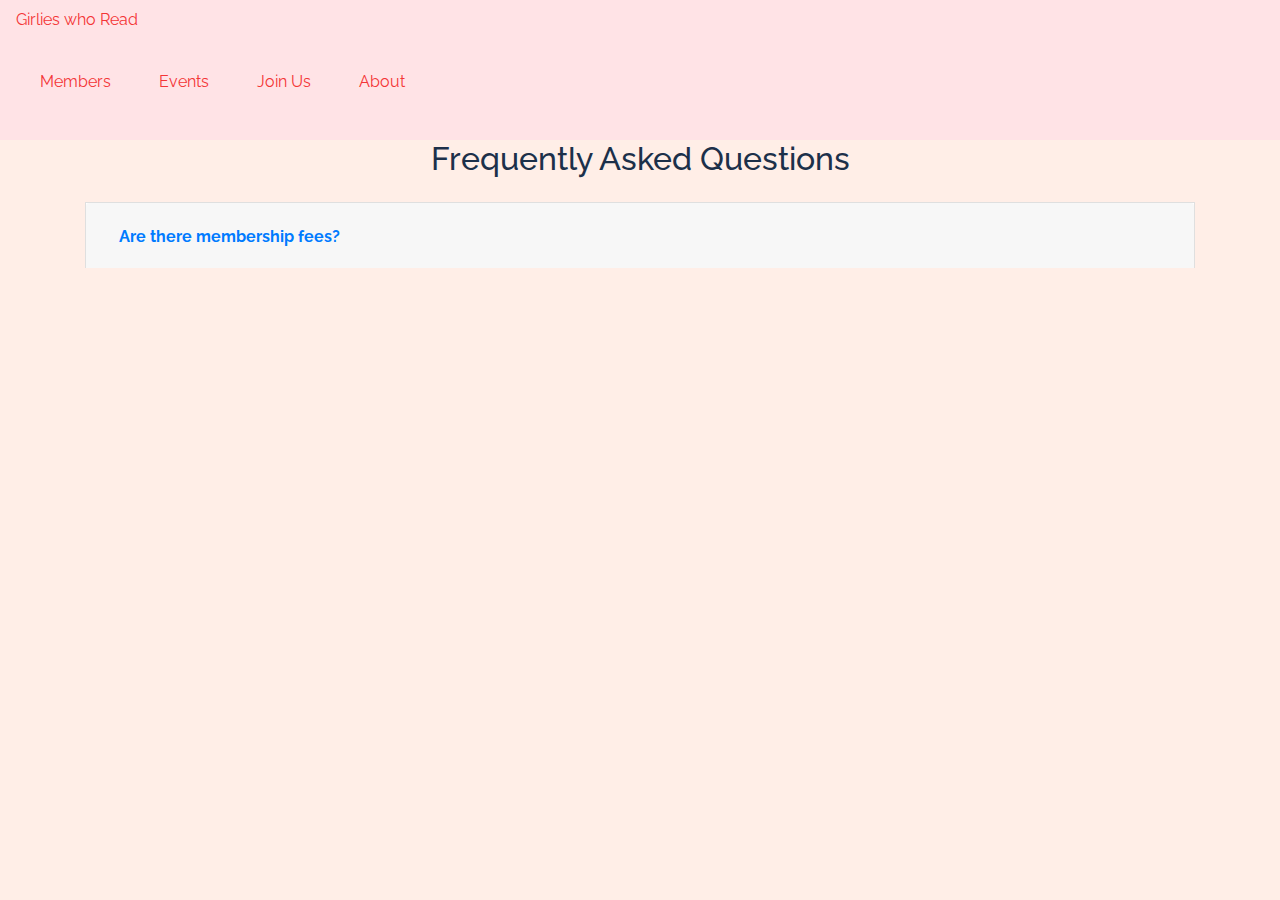
<file: about.html>
<!DOCTYPE html>
<html lang="en">
<head>
    <meta charset="UTF-8">
    <meta http-equiv="X-UA-Compatible" content="IE=edge">
    <meta name="viewport" content="width=device-width, initial-scale=1.0">
    <link rel="stylesheet" href="https://cdn.jsdelivr.net/npm/bootstrap@4.3.1/dist/css/bootstrap.min.css" integrity="sha384-ggOyR0iXCbMQv3Xipma34MD+dH/1fQ784/j6cY/iJTQUOhcWr7x9JvoRxT2MZw1T" crossorigin="anonymous">
    <link rel="stylesheet" href ="styles/main.css">
    <link rel="stylesheet" href ="styles/about.css">
    <title>Girles who Read</title>
    

</head>
<body>
     <!--Nav bar   -->
    <nav class="navbar navbar-expand-lg">
        <div class="faq-container">
            <a href="index.html"navbar-brand">Girlies who Read</a>

            <button class="navbar-toggler" type="button" data-toggle="collapse" data-target="#navmenu">
                <span class="navbar-toggler-icon"></span>
            </button>

             <div class="collapse navbar-collapse" id="navmenu">
                <ul class="navbar-nav ms-auto">                    
                    <li class="nav-item">
                        <a href="members.html" class="nav-link">Members</a>
                    </li>
                    <li class="nav-item">
                        <a href="events.html" class="nav-link">Events</a>
                    </li>
                    <li class="nav-item">
                        <a href="join.html" class="nav-link">Join Us</a>
                    </li>
                    <li class="nav-item">
                        <a href="about.html" class="nav-link">About</a>
                    </li>
                </ul>
    

            </div>
        </div>   
    </nav>
<!-- FAQ  -->
    <section id="faqs">
        <div class="container">
             <h2 class="text-center mb-4">
                Frequently Asked Questions 
             </h2>
             <div class="accordion" id="accordionExample">
                <div class="card">
                  <div class="card-header" id="headingOne">
                    <h2 class="mb-0">
                      <button class="btn btn-link" type="button" data-toggle="collapse" data-target="#collapseOne" aria-expanded="true" aria-controls="collapseOne">
                        Are there membership fees?
                      </button>
                    </h2>
                  </div>
              
                  <div id="collapseOne" class="collapse" aria-labelledby="headingOne" data-parent="#accordionExample">
                    <div class="card-body">
                      There are no fees to become a member. Some of our events will incur a fee which will be clearly stated when advertised. 
                    </div>
                  </div>
                </div>
                
                
        </div>
        




    </section>


 
    <script src="js/about.js"></script>
    <script src="https://code.jquery.com/jquery-3.3.1.slim.min.js" integrity="sha384-q8i/X+965DzO0rT7abK41JStQIAqVgRVzpbzo5smXKp4YfRvH+8abtTE1Pi6jizo" crossorigin="anonymous"></script>
<script src="https://cdn.jsdelivr.net/npm/popper.js@1.14.7/dist/umd/popper.min.js" integrity="sha384-UO2eT0CpHqdSJQ6hJty5KVphtPhzWj9WO1clHTMGa3JDZwrnQq4sF86dIHNDz0W1" crossorigin="anonymous"></script>
<script src="https://cdn.jsdelivr.net/npm/bootstrap@4.3.1/dist/js/bootstrap.min.js" integrity="sha384-JjSmVgyd0p3pXB1rRibZUAYoIIy6OrQ6VrjIEaFf/nJGzIxFDsf4x0xIM+B07jRM" crossorigin="anonymous"></script>
</body>
</html>
</file>
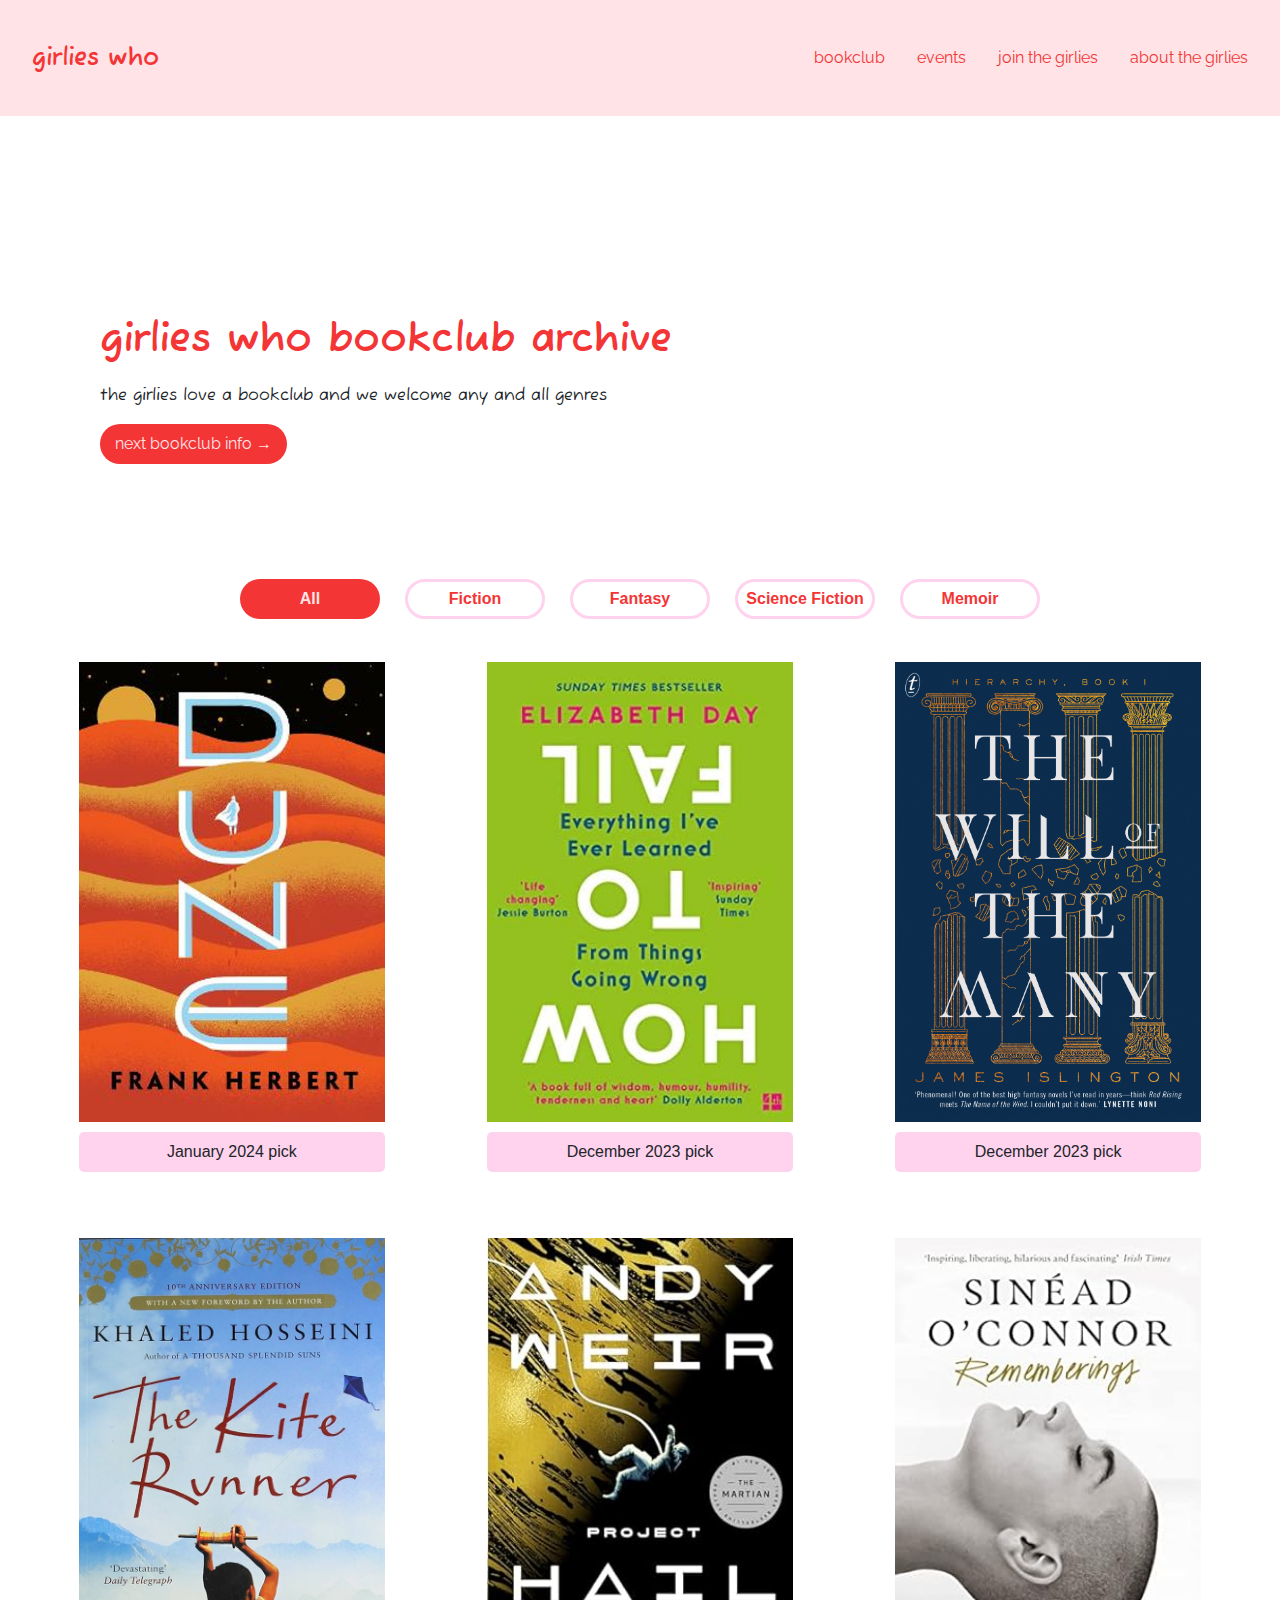
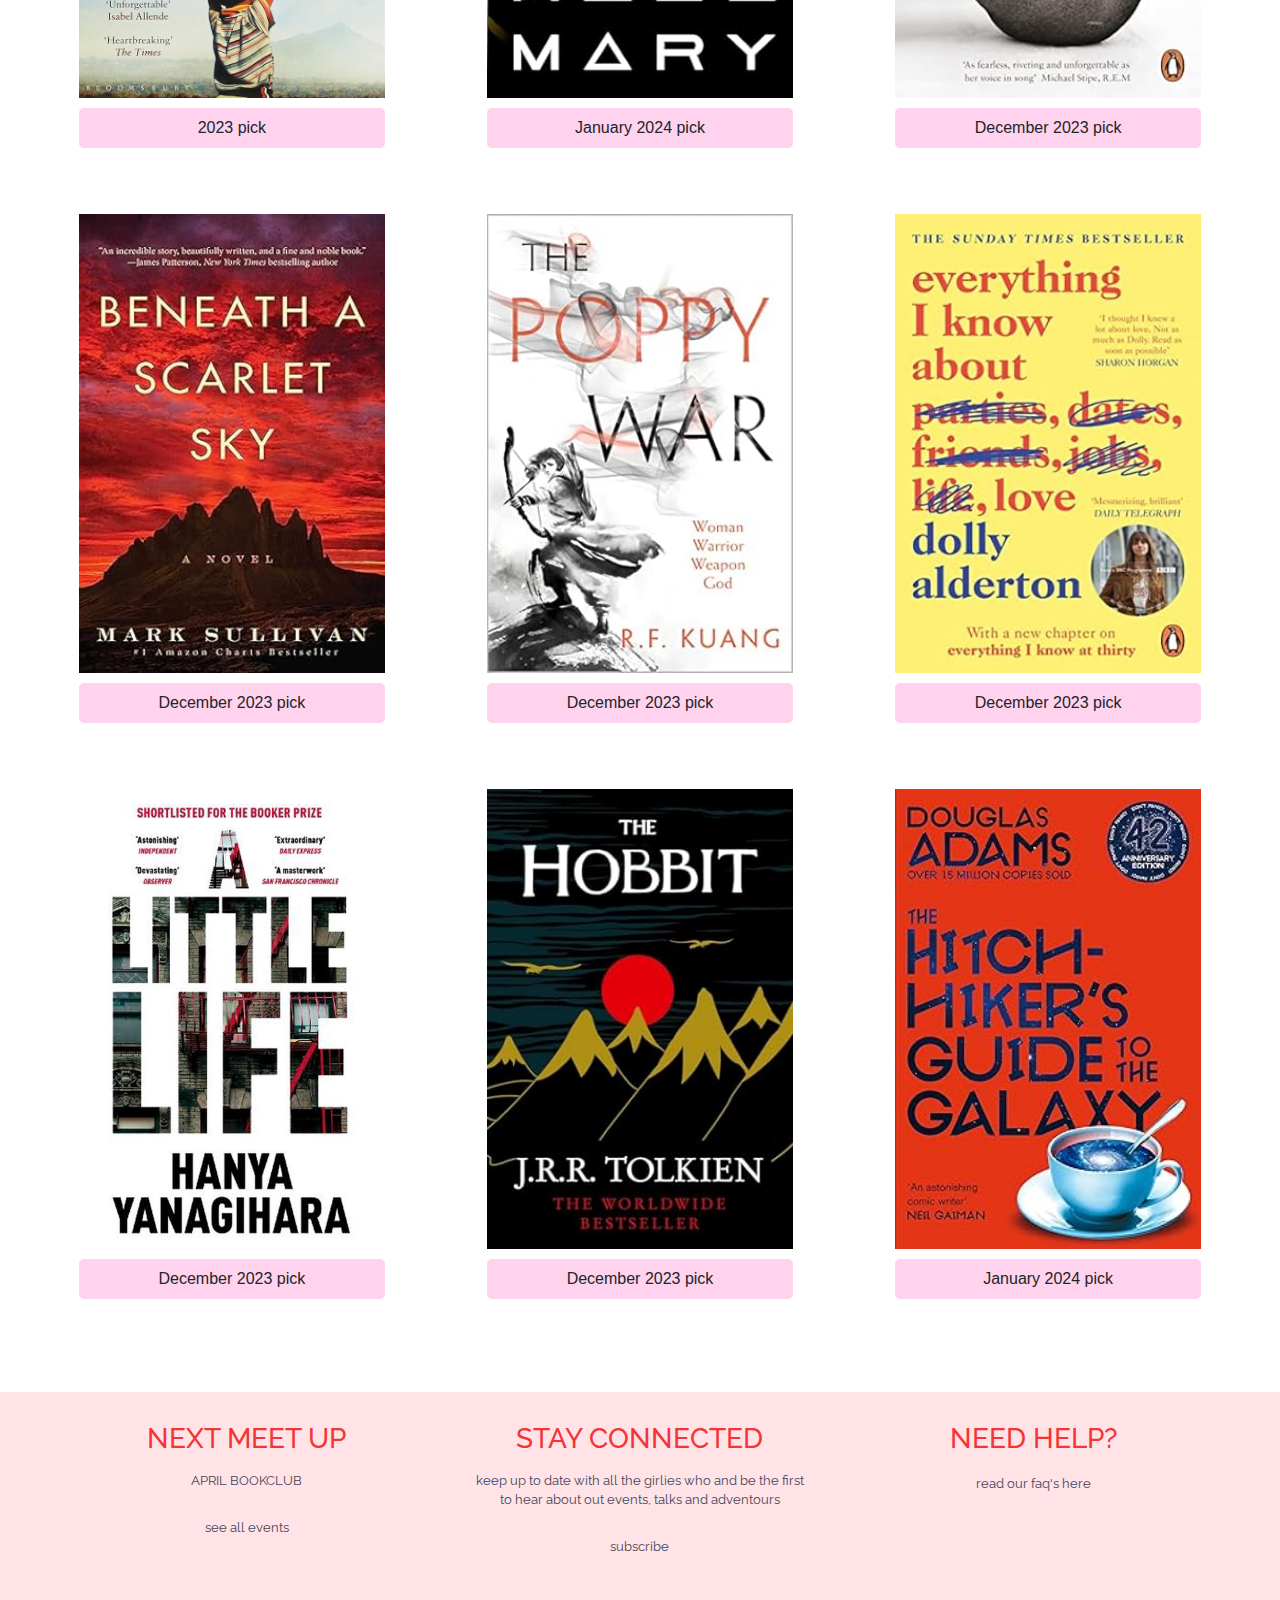
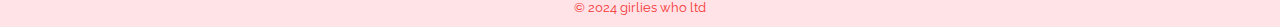
<file: books.html>
<!DOCTYPE html>
<html lang="en">
<head>
    <meta charset="UTF-8">
    <meta http-equiv="X-UA-Compatible" content="IE=edge">
    <meta name="viewport" content="width=device-width, initial-scale=1.0">

    <!-- Bootstrap -->
    <link rel="stylesheet" href="https://cdn.jsdelivr.net/npm/bootstrap@4.3.1/dist/css/bootstrap.min.css" integrity="sha384-ggOyR0iXCbMQv3Xipma34MD+dH/1fQ784/j6cY/iJTQUOhcWr7x9JvoRxT2MZw1T" crossorigin="anonymous">
    <!-- Custom Stylesheets -->
    <link rel="stylesheet" href ="styles/main.css">
    <link rel="stylesheet" href ="styles/books.css">

    <title>Girles who Read</title>
    

</head>
<body>
    <nav class="navbar">
        <ul >      
            <li class="nav-logo"><a href="index.html">girlies who</a> </li>   
            <li class="nav-toggle"><i class="gg-menu"></i></li> 
            <li class="nav-link"><a href="books.html">bookclub</a></li>
            <li class="nav-link"><a href="events.html">events</a></li>
            <li class="nav-link"><a href="join.html">join the girlies</a></li>
            <li class="nav-link"><a href="about.html">about the girlies</a></li>          
           
        </ul>


    </nav>
    <main>
        <div class="books-description">
            <h1> girlies who bookclub archive</h1>
            <p> the girlies love a bookclub and we welcome any and all genres </p>
            <button id="next" href="events.html">next bookclub info  &#8594;</button>

        </div>
        <div class="book-gallery-container">
            <!-- Genre filter buttons -->
            <div id="filter-buttons">
                <button data-filter = "all" class="active genre">All</button>
                <button data-filter = "fic" class = "genre">Fiction</button>
                <button data-filter = "fantasy" class = "genre">Fantasy</button>
                <button data-filter = "scifi" class = "genre">Science Fiction</button>
                <button data-filter = "mem" class = "genre">Memoir</button>
           
            </div>
            <!-- Book image cards -->

            
            <div class="book-gallery">
                
                <div class="book" data-name="scifi">
                    <img src="img/dune.jpg" alt="Dune Book Cover">
                    <div class="month">January 2024 pick</div>
                </div>
      
                <div class="book" data-name="mem">
                    <img src="img/howtofail.jpg" alt="How to Fail Book Cover">
                    <div class="month">December 2023 pick</div>
                </div>
                <div class="book" data-name="fantasy">
                    <img src="img/will.jpg" alt="The Will of the Many Book Cover">
                    <div class="month">December 2023 pick</div>
                </div>
                <div class="book" data-name="fic">
                    <img src="img/kite.jpg" alt="Kite Runner Book Cover">
                    <div class="month"> 2023 pick</div>
                </div>
                <div class="book" data-name="scifi">
                    <img src="img/hailmary.jpg" alt="Project Hail Mary Book Cover">
                    <div class="month">January 2024 pick</div>
                </div>                
                <div class="book" data-name="mem">
                    <img src="img/rememberings.jpg" alt="Rememberings Book Cover">
                    <div class="month">December 2023 pick</div>
                </div>
                <div class="book" data-name="fic">
                    <img src="img/scarlet.jpg" alt="Beneath A Scarlet Sky Book Cover">
                    <div class="month">December 2023 pick</div>
                </div>
                <div class="book" data-name="fantasy">
                    <img src="img/poppy.jpg" alt="The Poppy War Book Cover">
                    <div class="month">December 2023 pick</div>
                </div>
                <div class="book" data-name="mem">
                    <img src="img/everything.jpg" alt="Everything I Know ABout Love Book Cover">
                    <div class="month">December 2023 pick</div>
                </div>
                <div class="book" data-name="fic">
                    <img src="img/littlelife.jpg" alt="A Little Life Book Cover">
                    <div class="month">December 2023 pick</div>
                </div>
                <div class="book" data-name="fantasy">
                    <img src="img/hobbit.jpg" alt="The Hobbit Book Cover">
                    <div class="month">December 2023 pick</div>
                </div>
                
                
                <div class="book" data-name="scifi">
                    <img src="img/hitchhiker.jpg" alt="The Hitchhiker's Guide to the Galaxy Book Cover">
                    <div class="month">January 2024 pick</div>
                </div>
                
            </div>
            

            
            
         
        </div>




    </main>

    

    <div class="footer">
        <div class="footer-div fd1">
            <h3>
                NEXT MEET UP
            </h3>
            <p>
                APRIL BOOKCLUB 
                
            </p>
            <a href ="events.html">see all events</a>


        </div>
        <div class="footer-div fd2">
            <h3>
                STAY CONNECTED
            </h3>
            <p> keep up to date with all the girlies who and be the first to hear about out events, talks and adventours</p>

            <a href="join.html"> subscribe</a>
            
        </div>
        <div class="footer-div fd3">
            <h3>
                NEED HELP?
            </h3>
            <a href="about.html"> read our faq's here</a>
            
        </div>
        <div class="footer-copyright">
            <span> &copy 2024 girlies who ltd </span>
        </div>



    </div>

<!-- Javascript-->


<script src="js/script.js"></script>
<script src ="js/books.js"></script>
    
</body>
</html>
</file>
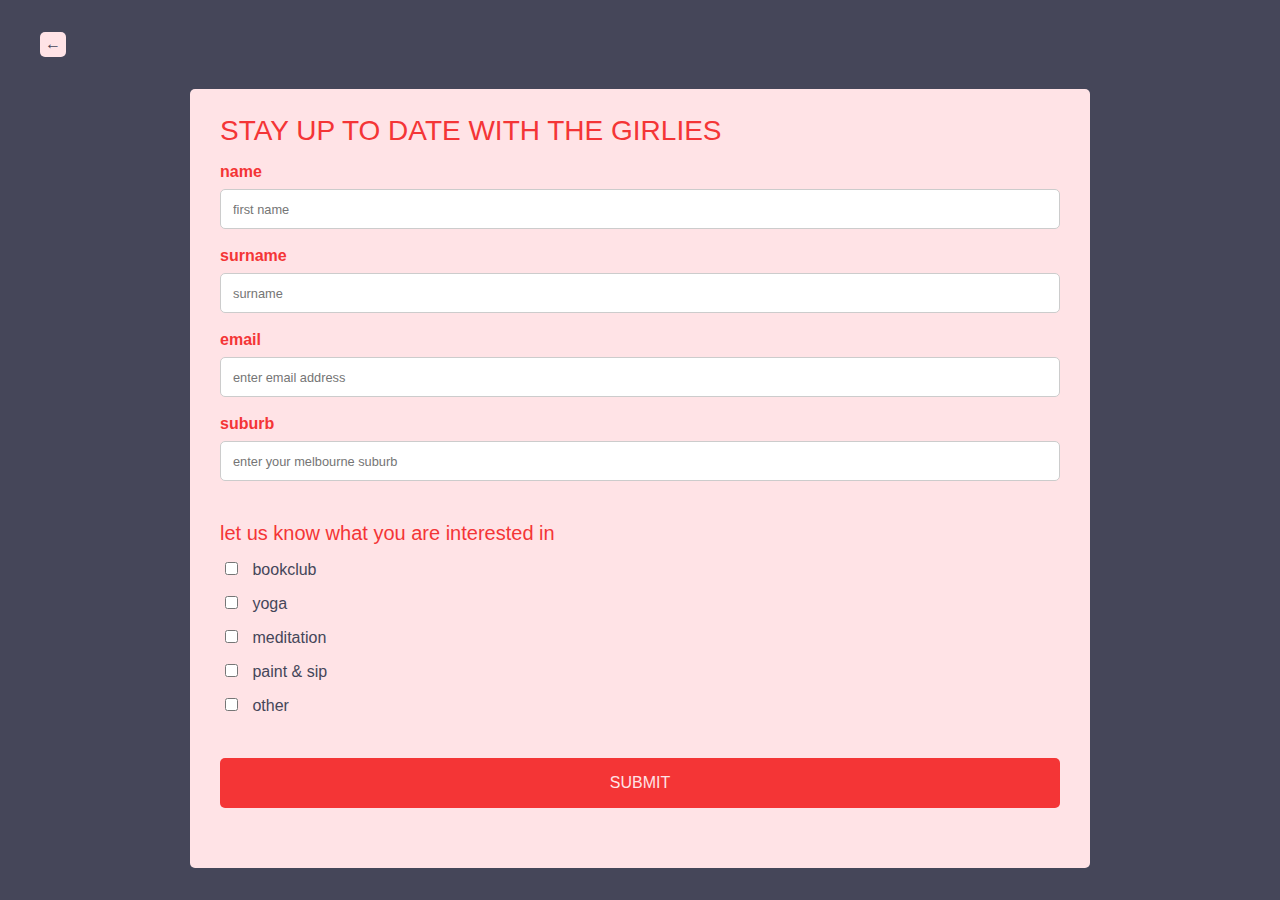
<file: join.html>
<!DOCTYPE html>
<html lang="en">
<head>
    <meta charset="UTF-8">
    <meta http-equiv="X-UA-Compatible" content="IE=edge">
    <meta name="viewport" content="width=device-width, initial-scale=1.0">
    <link rel="stylesheet" href="https://cdn.jsdelivr.net/npm/bootstrap@4.3.1/dist/css/bootstrap.min.css" integrity="sha384-ggOyR0iXCbMQv3Xipma34MD+dH/1fQ784/j6cY/iJTQUOhcWr7x9JvoRxT2MZw1T" crossorigin="anonymous">
    <link rel="stylesheet" href ="styles/main.css">
    <link rel="stylesheet" href ="styles/join.css">
    <title>girlies who</title>
    

</head>
<body>

    <main>
        <button id="backbutton"> &#8592;</button>
        <div class="join-container">        
            <form action ="#"> 
                <div class="title">
                    <h3> STAY UP TO DATE WITH THE GIRLIES</h3>
                           
                </div>
                <div class="input-details">
                    <div class="input-box">
                        <span class="details" id="name">name</span>
                        <input type="text" placeholder="first name" required> 
                     </div>
                    <div class="input-box">
                        <span class="details"> surname</span>
                        <input type="text" placeholder="surname" required> 
                    </div>
                    <div class="input-box">
                        <span class="details">email</span>
                        <input type="text" placeholder="enter email address" required> 
                    </div>
                    <div class="input-box">
                        <span class="details">suburb</span>
                        <input type="text" placeholder="enter your melbourne suburb" required> 
                    </div>
                    
                </div>
                <div class="interest-details">
                    <div>
                        <span> <h5>let us know what you are interested in </h5> </span>
                    </div>
                    <div class="checkbox">
                        <input type="checkbox" name ="bookclub"> <span class="interest">bookclub</span>
                    </div>
                    <div class="checkbox">
                        <input type="checkbox" name ="yoga"> <span class="interest">yoga</span>
                    </div>
                    <div class="checkbox">
                        <input type="checkbox" name ="meditation"> <span class="interest">meditation</span>
                    </div>
                    <div class="checkbox">
                        <input type="checkbox" name ="paintsip"> <span class="interest">paint & sip</span>
                    </div>
                    <div class="checkbox">
                        <input type="checkbox" name ="other"> <span class="interest">other</span>
                    </div>


                </div>
                <div class="button"><input type="submit" value ="SUBMIT">  </div>
                
    
            </form>
        </div>
    </main>
  
    <script src="js/join.js"></script>
    
</body>
</html>
</file>
<file: styles/main.css>
@import url('https://fonts.googleapis.com/css2?family=Raleway:ital,wght@0,100..900;1,100..900&display=swap');

@import url('https://fonts.googleapis.com/css2?family=Fuzzy+Bubbles:wght@400;700&display=swap');


:root{
    --brand-color-primary: #F43536;
    --brand-color-pale: #FFE3E6;
    --brand-color-pale2: #ffd2ee;
    --brand-color-text: #454659;
}



*{
    margin:0;
    padding: 0;
    box-sizing: border-box;
    
}

/* NAVBAR STYLING AND LAYOUT */

nav{
    background-color: var(--brand-color-pale);
}

.navbar{
   
    top: 0;
    left: 0;
    width: 100%;
    transition: top 0.3s;
    z-index: 1000; /* Ensure navbar is above other content */
}




.navbar ul{
    height: 100px;
    display: flex;
    width: 100%;
    align-items: center;
    background-color: var(--brand-color-pale);
    color: var(--brand-color-primary);
    margin: 0;
    
}

.navbar li{
    list-style: none;
    padding: 1rem;
    
    
}

.navbar a{
    color: var(--brand-color-primary);
    text-decoration: none;
}


.nav-logo{
    flex: 1;
    font-size: 1.5rem;
    font-family: 'Fuzzy Bubbles';
    font-weight: 1000;
   
}
.nav-toggle{
    display: none;

}

.nav-link{
    font-family: 'Raleway';
}

.nav-link:hover{
    background-color: var(--brand-color-primary);
    border-radius: 2px;

}
.nav-link:hover a{
    padding: 5px 15px;
    color:var(--brand-color-pale);
 
}

@media (max-width: 600px) {
    .navbar ul{
        
        flex-wrap: wrap;

    }
    .nav-toggle{
        display: block;
    }
    .nav-link{
        display: none;
        width: 100%;
        text-align: center;

    }
    .nav-active{
        display: block;
        background-color: white;
     
    }
    
}


/* For when Navbar is toggled to show when scrolling up */
.navbar.show{ 
    top: 0;
    position: fixed;

}
.intro-container{
    margin-top: 100px;
}

/* .intro-container.lower{
    margin-top: 0px;
} */


/*  FOOTER STYLING AND LAYOUT */

.footer{
    display: flex;
    justify-content: space-between;
    flex-wrap: wrap; 
    background-color:var(--brand-color-pale);
    padding: 0 50px;
    margin-top: 50px;
    text-align: center;
    font-family: 'Raleway';

}

.footer-div{
    flex: 1 1 33.33%;
    margin: 0px;
    padding: 30px;
    
   
    
    

}

.footer-div h3{
    color: var(--brand-color-primary);
    margin-bottom: 15px;
    
}

.footer-div p{
    color: var(--brand-color-text);
    margin-bottom: 25px;
    font-size: .8rem;
    
}

.footer-div a{
    font-size: .8rem;
    color: var(--brand-color-text);
}

.footer-div a:hover{
    font-size: .9rem;
    color: var(--brand-color-primary);
}




.footer-copyright{
    width: 100%;
    padding: 10px 0px;
    font-size: .8rem;
    color: var(--brand-color-primary);
}



@media screen and (max-width: 768px) {
    .footer-div {
      flex-basis: 100%; /* Each footer div takes up full width on smaller screens */
    }
  }


/* 
  .fd1{
    background-color: #cc515d;
}

.fd2{
    background-color: rgb(198, 198, 245);
}

.fd3{
    background-color: #cc515d;
} */
</file>
<file: styles/about.css>
*{
    color: #1C304A;
}


body{
    height: 100vh;
    width: 100vw;
    background-color: #FFEEE7;
    color: #1C304A;
    font-family: 'Raleway', sans-serif;
}



.btn-link{

    width: 100%;
    font-weight: bold;
    text-align: left;

}
</file>
<file: styles/books.css>
main{
    min-height: 100vh;
    margin: 0;
    
}

.book-gallery-container{
  
    
    position: relative;
    width: 100%;
    box-sizing: border-box;
    padding: 15px;
}

/* .book-gallery-container button{
  

} */

.books-description{
    
    padding: 100px;
    text-align: center;
    font-family: 'Fuzzy Bubbles';
    margin-top: 100px;
    text-align: left;
    
}

.books-description h1{
    color: var(--brand-color-primary);
    font-weight: bolder;
    margin-bottom: 20px;
}

#next{
    background-color: var(--brand-color-primary);
    border-radius: 20px;
    border: none;
    padding: 8px 15px;
    color: var(--brand-color-pale);
    font-family: 'Raleway';
    outline: none;

}



.book-gallery-container  button.active{
    background-color: var(--brand-color-primary) !important;
    color: var(--brand-color-pale) !important;
    border: none !important;
    
}

.book-gallery-container  button:focus{
   outline: none;
    
}






#filter-buttons{
    display:flex;
    align-items: center;
    gap: 25px;
    flex-wrap: wrap;
    justify-content: center;
    
}

#filter-buttons button{
    width: 30%;
    max-width: 140px;
    height: 40px;
    border-radius: 20px;
    background-color: white;
    color: var(--brand-color-primary);
    font-weight: 600;
    border: 3px solid var(--brand-color-pale2);
}


.book-gallery{
    margin-top: 25px;
    display: flex;
    gap: 20px;
    flex-wrap: wrap;
    
    justify-content: space-evenly;
}

.book{
    margin: 15px;
   
    /* width: calc(100%/4); */
    flex-basis: calc(100%/4);
    padding: 3px;
    aspect-ratio: 2/3;
}

.book:hover{
    transform: scale(1.05);
     
}

.book img{
    width: 100%;
    aspect-ratio: 2/3;
    vertical-align: middle;
    transition: all 0.9s ease;  
}

.month  {
    background-color: var(--brand-color-pale2);
    margin: 10px 0px;
    padding: 8px;
    border-radius: 5px;
    text-align: center;
}

.book.hide{
    display:none;
}

.book.show{
    animation: animate 0.4s ease;
    display:block;
}
</file>
<file: styles/join.css>
main{
    display: flex;
    height: 100vh;
    flex-direction: column;
    justify-content: space-evenly;
    align-items: center;
    margin: 0;
    /* background: linear-gradient(135deg, var(--brand-color-pale), var(--brand-color-primary)); */
    /* background-color: var(--brand-color-primary); */
    background-color: #454659;

}

#backbutton{
    color: var(--brand-color-text);
    background-color: var(--brand-color-pale);
    border-radius: 5px;
    padding: 0px 5px 2px 5px;
    flex: 1;
    font-weight: bold;
    max-height: 25px;
    align-self: start;
    margin-left: 40px;
    border: none;

}

.join-container{
  
    max-width: 900px;
    width: 90%;
    padding: 25px 30px;
    background-color: var(--brand-color-pale);
    border-radius: 5px;
    color: var(--brand-color-text);

}

.title h3{
    color: var(--brand-color-primary);
}

 .input-details{
    display: flex;
    flex-wrap:wrap;
    justify-content: space-between;
    margin-bottom: 30px;
}

.input-box{
    width:  calc(100%);
    margin: 5px 0 10px;
    color: var(--brand-color-primary);
}

.input-box input{
    height: 40px;
    width: 100%;
    outline: none;
    border-radius: 5px;
    border: 1px solid #ccc;
    padding-left: 12px;
}

.input-box input::placeholder{
    font-size:.8em ;
}


.details{
    font-weight: 600; 
    display: block;
    margin-bottom: 5px;
    /* change font formatting */
}

input:focus, input:valid{
    border-color: var(--brand-color-primary);
    color: var(--brand-color-text);
}

.interest-details{
    display: flex;
    flex-direction: column;
    justify-content: space-between;
    align-items: stretch;
    

}

.interest-details h5{
    color: var(--brand-color-primary);
}

.checkbox{
    padding: 5px;
    margin-left: 0px 0px 30px 10px;
}

.interest{
    margin-left: 10px;
}

form .button{
    height: 50px;
    margin: 35px 0;
}
form .button input {
    height: 100%;
    width: 100%;
    color: white;
    border: none;
    font-weight: 500;
    border-radius: 5px;
    background: var(--brand-color-primary);
    color: var(--brand-color-pale);
}

form .button:hover{
    color: var(--brand-color-primary);
}



/* Submit confirmaiton box styling */
</file>
